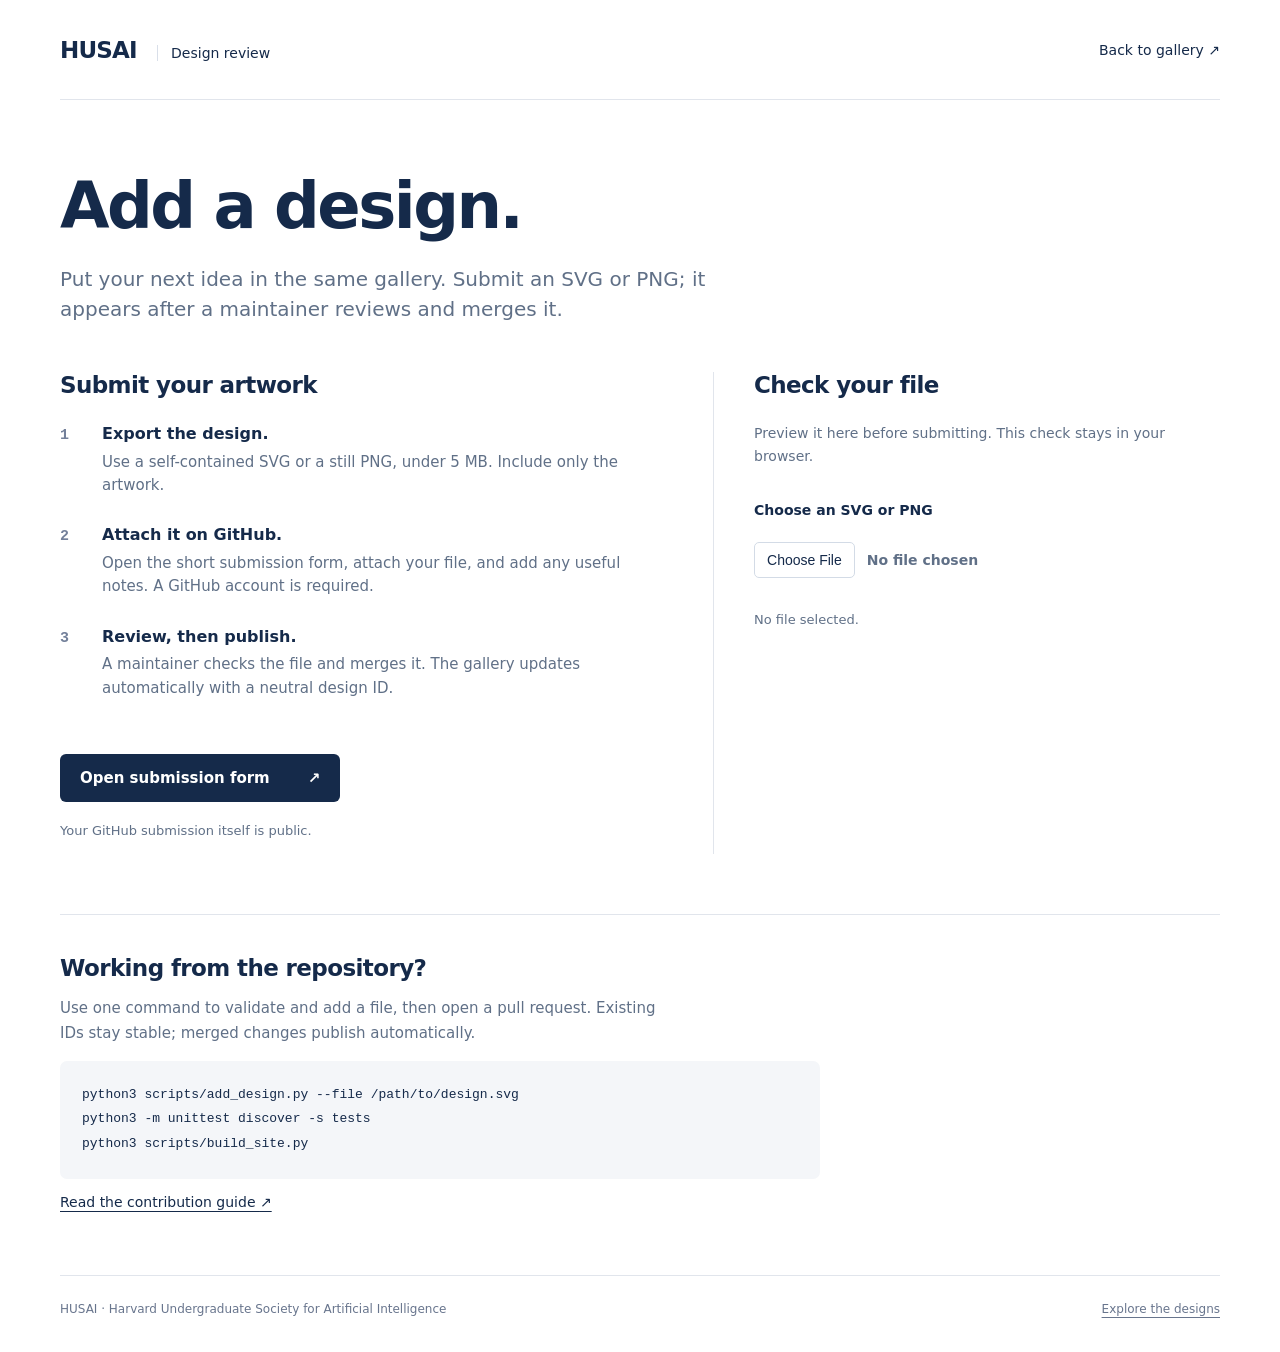
<file: site/contribute.html>
<!doctype html>
<html lang="en">
<head>
  <meta charset="utf-8"><meta name="viewport" content="width=device-width,initial-scale=1">
  <meta name="theme-color" content="#12306b"><meta name="description" content="Add an SVG or PNG design to the HUSAI logo review gallery.">
  <title>Add a design — HUSAI</title>
  <link rel="icon" href="favicon.svg" type="image/svg+xml"><link rel="stylesheet" href="contribute.css">
  <script src="contribute.js" defer></script>
</head>
<body>
  <a class="skip" href="#main">Skip to content</a>
  <header><a class="brand" href="./">HUSAI <span>Design review</span></a><a href="./">Back to gallery <span aria-hidden="true">↗</span></a></header>
  <main id="main">
    <section class="intro"><h1>Add a design.</h1><p>Put your next idea in the same gallery. Submit an SVG or PNG; it appears after a maintainer reviews and merges it.</p></section>
    <div class="columns">
      <section class="submit" aria-labelledby="submit-title"><h2 id="submit-title">Submit your artwork</h2>
        <ol><li><strong>Export the design.</strong><span>Use a self-contained SVG or a still PNG, under 5 MB. Include only the artwork.</span></li><li><strong>Attach it on GitHub.</strong><span>Open the short submission form, attach your file, and add any useful notes. A GitHub account is required.</span></li><li><strong>Review, then publish.</strong><span>A maintainer checks the file and merges it. The gallery updates automatically with a neutral design ID.</span></li></ol>
        <a class="primary" href="https://github.com/electrichunter1/husai-design-review/issues/new?template=design-submission.yml">Open submission form <span aria-hidden="true">↗</span></a>
        <p class="quiet">Your GitHub submission itself is public.</p>
      </section>
      <section class="file-check" aria-labelledby="preview-title"><h2 id="preview-title">Check your file</h2><p>Preview it here before submitting. This check stays in your browser.</p>
        <label class="file-label" for="artwork"><span>Choose an SVG or PNG</span><input id="artwork" type="file" accept="image/svg+xml,image/png,.svg,.png"></label>
        <p id="file-status" role="status" aria-live="polite">No file selected.</p><div class="preview" id="preview" hidden><img id="art-preview" alt="Your selected artwork"></div>
      </section>
    </div>
    <section class="advanced"><h2>Working from the repository?</h2><p>Use one command to validate and add a file, then open a pull request. Existing IDs stay stable; merged changes publish automatically.</p><pre><code>python3 scripts/add_design.py --file /path/to/design.svg
python3 -m unittest discover -s tests
python3 scripts/build_site.py</code></pre><a href="https://github.com/electrichunter1/husai-design-review/blob/main/CONTRIBUTING.md">Read the contribution guide <span aria-hidden="true">↗</span></a></section>
  </main>
  <footer><span>HUSAI · Harvard Undergraduate Society for Artificial Intelligence</span><a href="./">Explore the designs</a></footer>
</body></html>
</file>
<file: site/contribute.css>
:root{font-family:Inter,ui-sans-serif,system-ui,-apple-system,BlinkMacSystemFont,"Segoe UI",sans-serif;color:#152a4a;background:#fff;font-synthesis:none}*{box-sizing:border-box}body{margin:0}a{color:inherit;text-underline-offset:4px}a:hover{color:#315ad3}a:focus-visible,input:focus-visible{outline:3px solid #e8bd3d;outline-offset:5px}header,main,footer{width:min(1160px,calc(100% - 64px));margin:auto}header{min-height:100px;display:flex;align-items:center;justify-content:space-between;gap:24px;border-bottom:1px solid #e1e5ec}header>a{text-decoration:none;font-size:14px}.brand{font-weight:750;font-size:23px;letter-spacing:-.8px}.brand span{display:inline-block;margin-left:13px;border-left:1px solid #d9dfe9;padding-left:13px;font-weight:450;font-size:14px;letter-spacing:0}.intro{max-width:720px;padding:74px 0 48px}h1{font-size:clamp(42px,6vw,64px);line-height:1.03;letter-spacing:-2.5px;margin:0 0 24px}p{line-height:1.65;color:#607087;max-width:65ch}.intro p{font-size:20px;line-height:1.5;margin:0}h2{font-size:23px;letter-spacing:-.6px;margin:0 0 24px}.columns{display:grid;grid-template-columns:1.15fr 1fr;gap:70px;padding-bottom:60px}.submit ol{list-style:none;padding:0;counter-reset:step;margin:0 0 28px}.submit li{counter-increment:step;position:relative;padding:0 0 26px 42px;line-height:1.55}.submit li:before{content:counter(step);position:absolute;left:0;font:550 15px/28px ui-monospace,monospace;color:#73809a}.submit li strong{display:block;font-weight:650}.submit li span{display:block;font-size:15px;color:#607087;margin-top:4px}.primary{display:inline-flex;justify-content:space-between;gap:38px;align-items:center;padding:15px 20px;background:#152a4a;color:#fff;text-decoration:none;border-radius:6px;font-size:15px;font-weight:550}.primary:hover{background:#253e66;color:#fff}.quiet{font-size:13px;margin-top:18px}.file-check{border-left:1px solid #e1e5ec;padding-left:40px}.file-check p{font-size:14px}.file-label{display:block;padding:20px 0 8px;font-weight:550;font-size:14px}.file-label input{display:block;font:inherit;margin-top:14px;width:100%;padding:10px 0;color:#607087}input::file-selector-button{border:1px solid #d3dbe6;background:#fff;border-radius:5px;padding:9px 12px;color:#152a4a;margin-right:12px;cursor:pointer}#file-status{font-size:13px;overflow-wrap:anywhere}#file-status.error{color:#a72d31}.preview{height:260px;margin-top:20px;background:#f4f6f9;border-radius:7px;padding:24px}.preview img{width:100%;height:100%;object-fit:contain}.advanced{padding:40px 0 64px;border-top:1px solid #e1e5ec}.advanced h2{margin-bottom:12px}.advanced p{font-size:15px}pre{padding:22px;max-width:760px;background:#f4f6f9;border-radius:7px;overflow:auto;line-height:1.9;font-size:13px}.advanced a{font-size:14px}footer{padding:26px 0 36px;border-top:1px solid #e1e5ec;display:flex;justify-content:space-between;gap:24px;font-size:12px;color:#68758d}.skip{position:fixed;top:10px;left:10px;transform:translateY(-150%);background:white;padding:12px;z-index:5}.skip:focus{transform:none}[hidden]{display:none!important}@media(max-width:700px){header,main,footer{width:calc(100% - 40px)}header{min-height:82px}.brand span{display:none}.intro{padding:44px 0 36px}.intro p{font-size:18px}.columns{grid-template-columns:1fr;gap:34px;padding-bottom:36px}.file-check{border-left:0;border-top:1px solid #e1e5ec;padding:30px 0 0}.primary{width:100%;padding:16px 18px}footer{flex-direction:column;gap:12px}h1{letter-spacing:-1.8px}pre{font-size:12px;padding:16px}}
</file>
